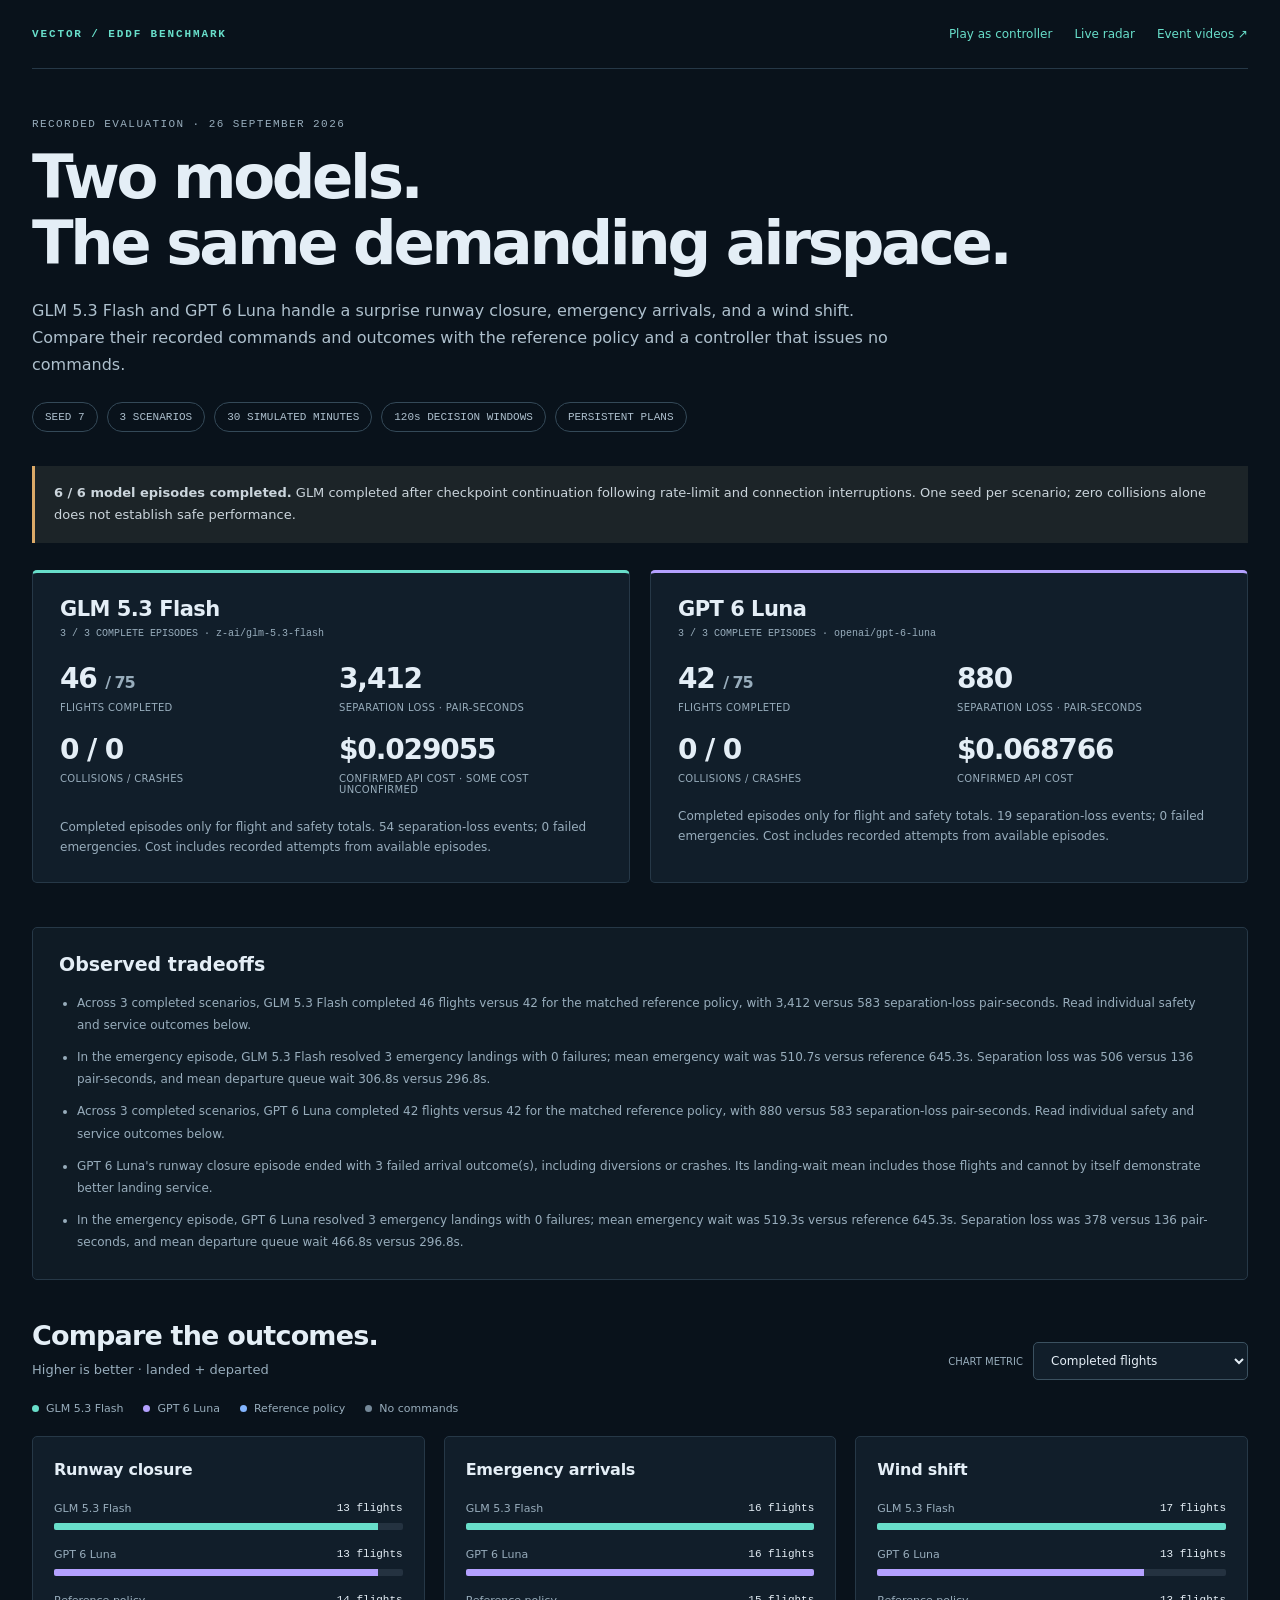
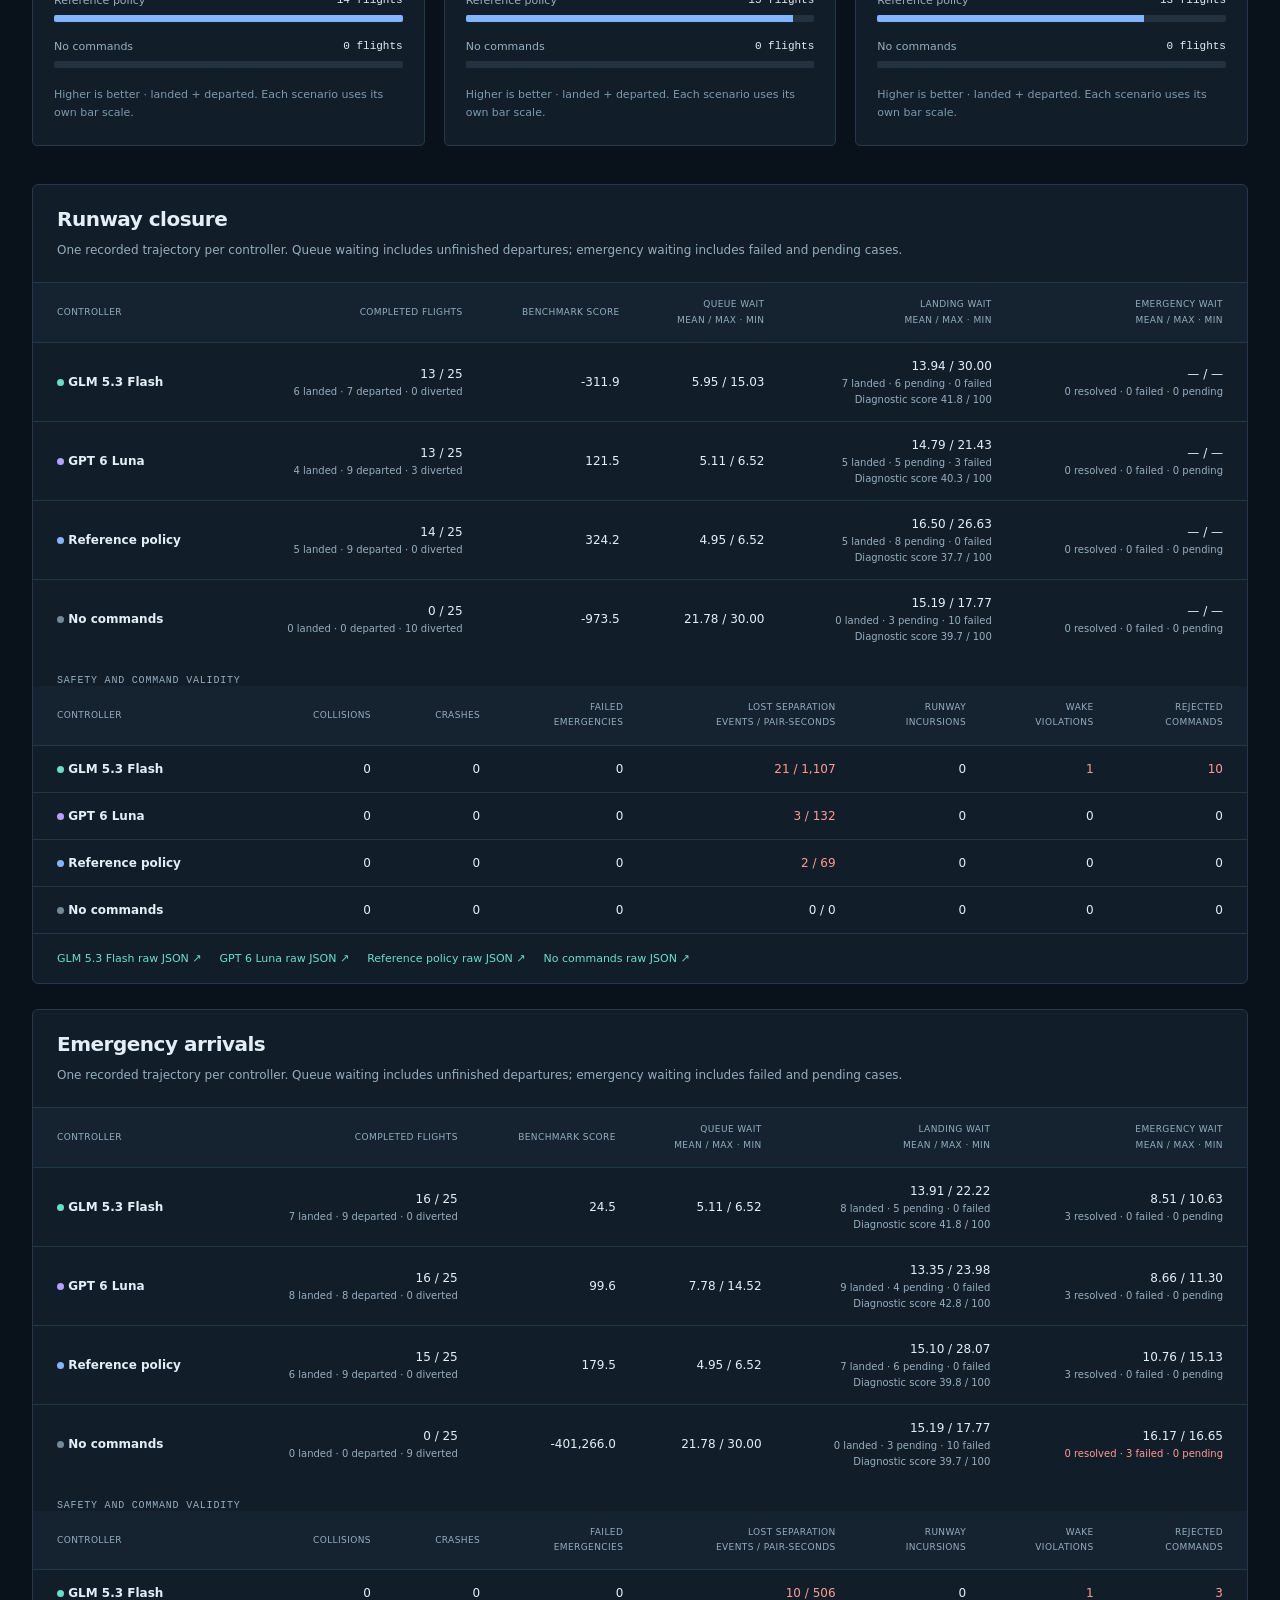
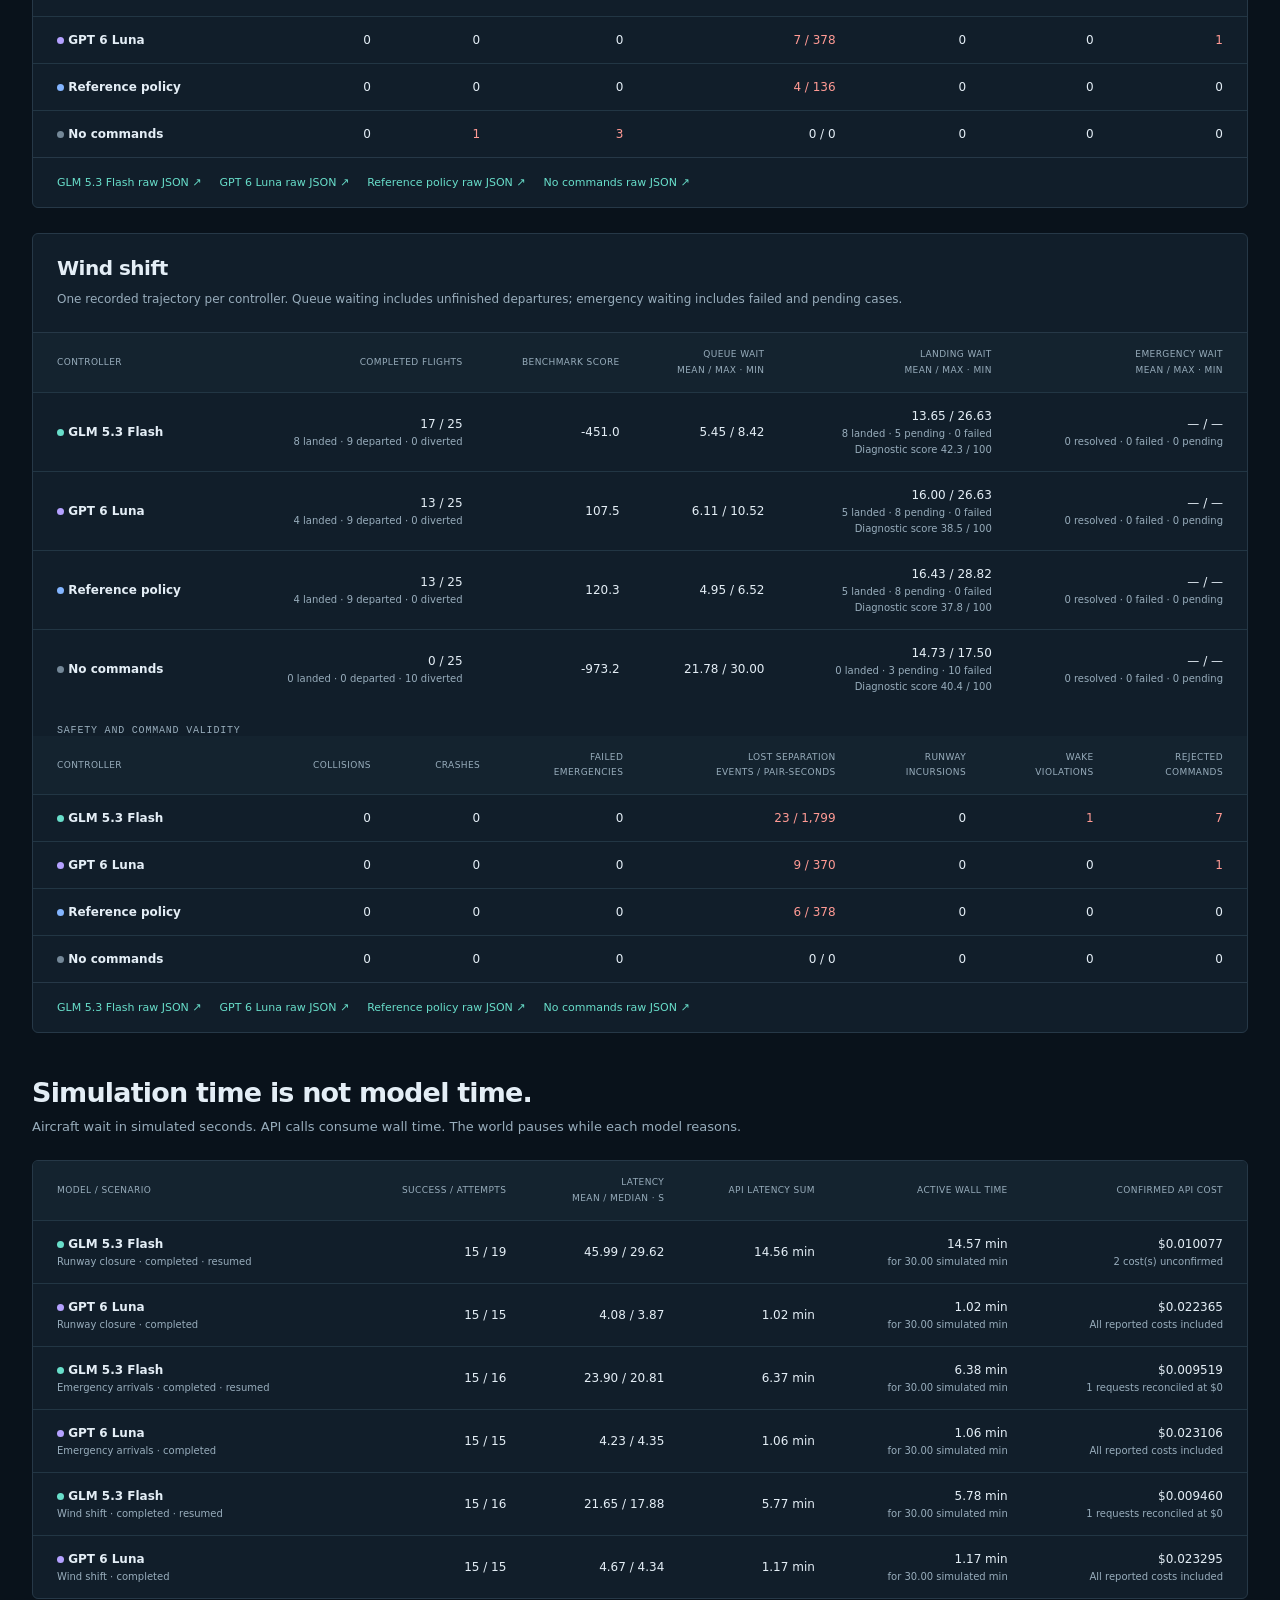
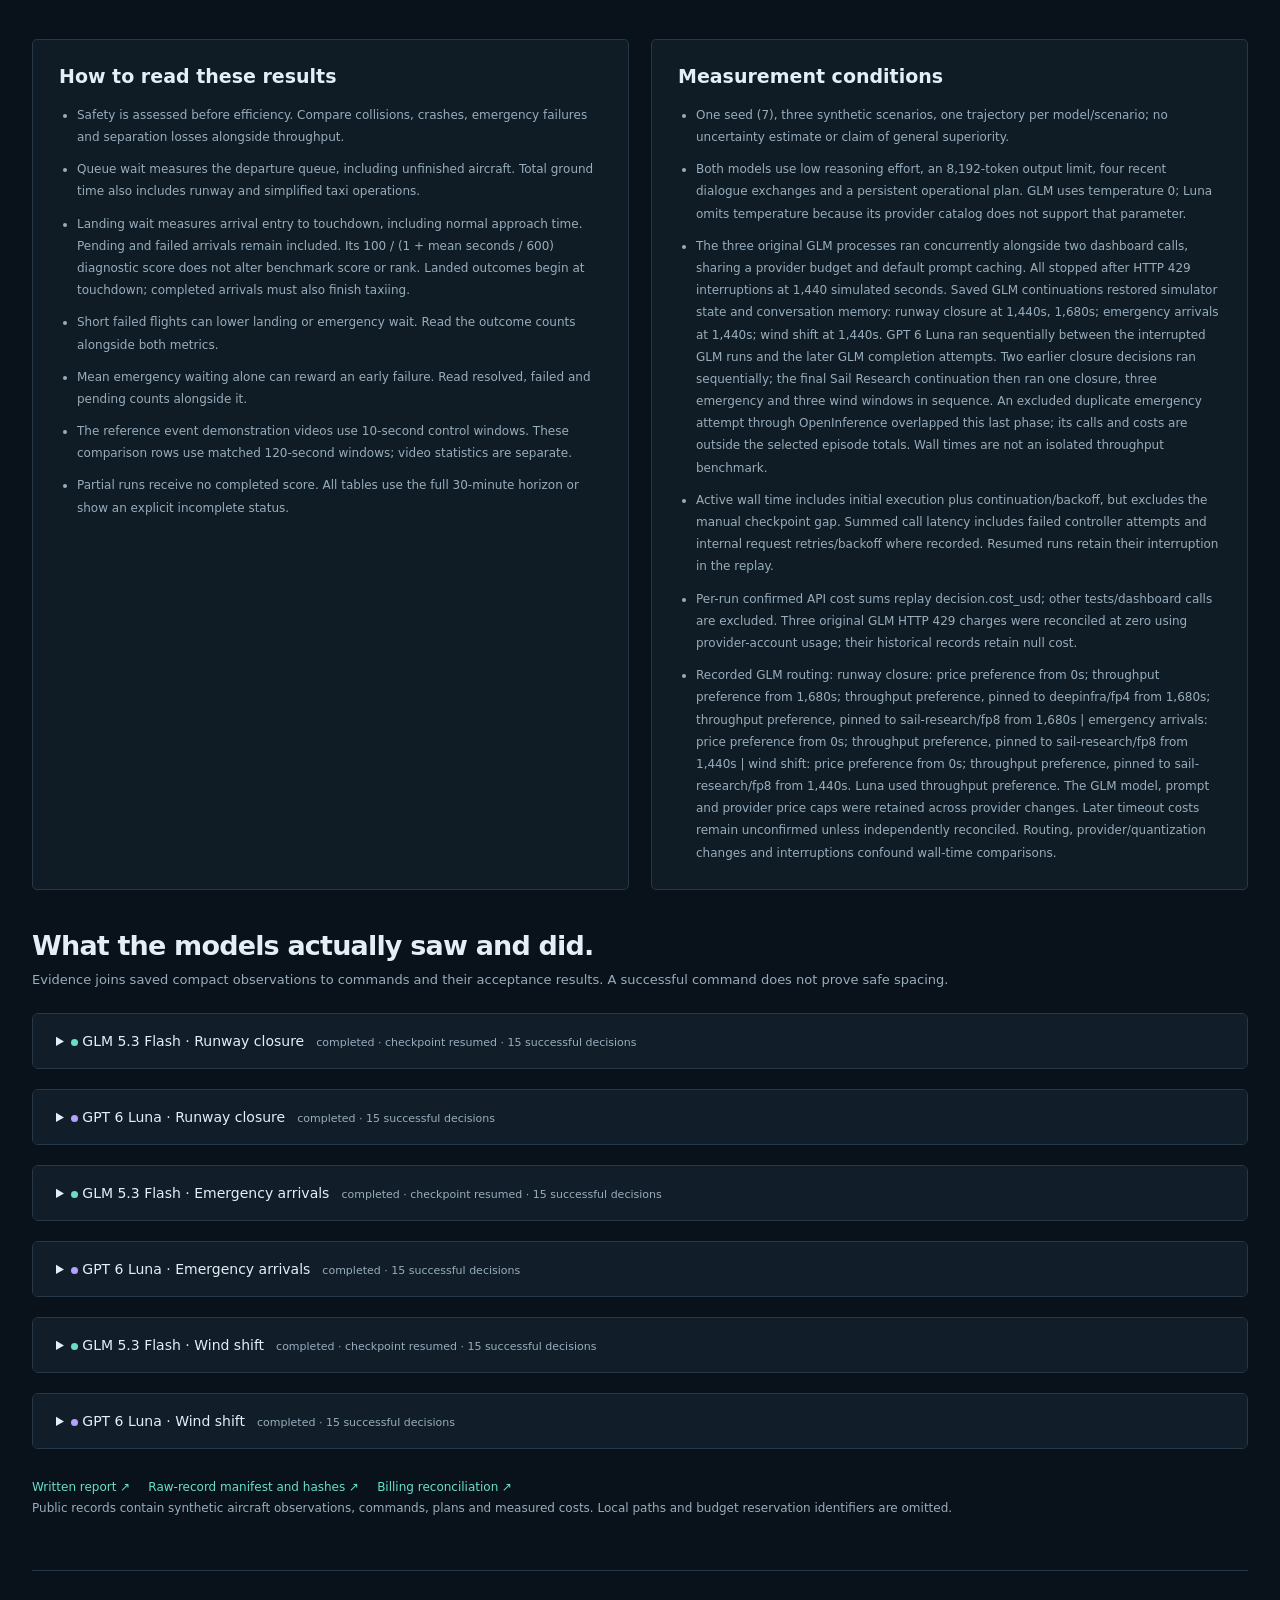
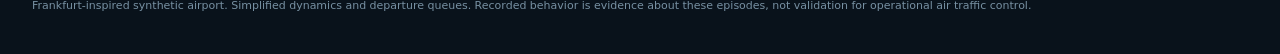
<file: atc_bench/web/benchmark-results.html>
<!doctype html>
<html lang="en">
<head>
<meta charset="utf-8"><meta name="viewport" content="width=device-width,initial-scale=1">
<title>Model results · Frankfurt ATC benchmark</title>
<style>
:root{color-scheme:dark;--bg:#09121b;--panel:#111e2a;--line:#263847;--text:#e4eef6;--muted:#98adbc;--glm:#68deca;--luna:#b4a1ff;--reference:#83b5ff;--noop:#748898;--red:#ff9a94;font-family:Inter,ui-sans-serif,system-ui,sans-serif;background:var(--bg);color:var(--text)}*{box-sizing:border-box}body{margin:0}a{color:var(--glm);text-decoration:none}a:hover{text-decoration:underline}button,select{font:inherit}code{font-family:ui-monospace,SFMono-Regular,monospace;font-size:.85em}h1,h2,h3,p{margin:0}.shell{width:min(1280px,calc(100% - 64px));margin:auto}.top{display:flex;align-items:center;justify-content:space-between;gap:24px;padding:27px 0;border-bottom:1px solid var(--line)}.brand{font:700 11px ui-monospace,monospace;letter-spacing:.17em;color:var(--glm)}nav{display:flex;gap:22px;font-size:12px}.hero{padding:49px 0 34px}.eyebrow{font:11px ui-monospace,monospace;letter-spacing:.13em;color:var(--muted);text-transform:uppercase}h1{font-size:clamp(34px,5vw,61px);line-height:1.08;letter-spacing:-.055em;margin:14px 0 21px;max-width:1000px}.intro{max-width:875px;font-size:16px;line-height:1.7;color:#aec0cd}.chips{display:flex;flex-wrap:wrap;gap:9px;margin-top:24px}.chip{font:11px ui-monospace,monospace;border:1px solid #344958;border-radius:30px;padding:8px 12px;color:#adbfcd}.notice{border-left:3px solid #dba968;background:#1c2428;color:#cbd5dc;padding:16px 19px;font-size:13px;line-height:1.7;margin-bottom:27px}.overview{display:grid;grid-template-columns:repeat(2,minmax(0,1fr));gap:20px;margin-bottom:44px}.model-card{padding:24px 27px;background:var(--panel);border:1px solid var(--line);border-top:3px solid var(--glm);border-radius:5px}.model-card.luna{border-top-color:var(--luna)}.model-card h2{font-size:21px;letter-spacing:-.025em}.model-card .status{font:10px ui-monospace,monospace;color:var(--muted);margin-top:7px}.model-stats{display:grid;grid-template-columns:1fr 1fr;gap:21px 16px;margin-top:24px}.model-stats b{font-size:28px;line-height:1.15;letter-spacing:-.04em;font-weight:600;display:block}.model-stats small{display:block;font-size:10px;letter-spacing:.035em;color:var(--muted);margin-top:7px}.model-footnote{font-size:12px;line-height:1.7;color:var(--muted);margin-top:22px}.section-top{display:flex;align-items:flex-end;justify-content:space-between;gap:25px;margin-bottom:22px}.section-top h2{font-size:27px;letter-spacing:-.03em}.section-top p{margin-top:9px;font-size:13px;line-height:1.6;color:var(--muted)}.metric-picker{display:flex;align-items:center;gap:10px;font-size:10px;color:var(--muted);white-space:nowrap}.metric-picker select{border:1px solid #3b5160;border-radius:5px;background:var(--panel);color:var(--text);padding:10px 13px;font-size:12px;max-width:260px}.legend{display:flex;gap:20px;flex-wrap:wrap;margin:13px 0 21px;font-size:11px;color:var(--muted)}.legend span{display:flex;align-items:center;gap:7px}.dot{display:inline-block;width:7px;height:7px;border-radius:50%;background:var(--glm);flex-shrink:0}.dot.luna{background:var(--luna)}.dot.reference{background:var(--reference)}.dot.noop{background:var(--noop)}.charts{display:grid;grid-template-columns:repeat(3,minmax(0,1fr));gap:19px;margin-bottom:38px}.chart{padding:23px 21px;background:var(--panel);border:1px solid var(--line);border-radius:5px}.chart h3{font-size:16px;letter-spacing:-.015em;margin-bottom:23px}.bar-row{margin:0 0 18px}.bar-row:last-child{margin-bottom:0}.bar-label{display:flex;justify-content:space-between;gap:15px;font-size:11px;margin-bottom:8px}.bar-label strong{font:11px ui-monospace,monospace;color:var(--text);text-align:right}.bar-label span{color:var(--muted)}.track{height:7px;border-radius:2px;background:#243240;overflow:hidden}.fill{height:100%;background:var(--glm)}.fill.luna{background:var(--luna)}.fill.reference{background:var(--reference)}.fill.noop{background:var(--noop)}.chart-caption{font-size:11px;color:#7f99ab;line-height:1.6;margin-top:18px}.scenario{background:var(--panel);border:1px solid var(--line);border-radius:6px;margin-bottom:25px;overflow:hidden}.scenario-head{padding:22px 24px;border-bottom:1px solid var(--line)}.scenario-head h3{font-size:20px;letter-spacing:-.025em}.scenario-head p{font-size:12px;color:var(--muted);line-height:1.65;margin-top:10px}.table-scroll{overflow:auto;scrollbar-color:#3a5261 transparent}table{border-collapse:collapse;width:100%;font-size:12px;white-space:nowrap;text-align:right}th{font-size:9px;letter-spacing:.045em;text-transform:uppercase;color:var(--muted);font-weight:500;padding:14px 17px;background:#14232f;line-height:1.7}td{padding:16px 17px;border-top:1px solid #223644;font-variant-numeric:tabular-nums}th:first-child,td:first-child{text-align:left;padding-left:24px}td:last-child,th:last-child{padding-right:24px}td:first-child{font-weight:600;color:var(--text)}td small{display:block;color:var(--muted);font-size:10px;font-weight:400;margin-top:5px}.bad{color:var(--red)}.table-label{padding:17px 24px 0;font:10px ui-monospace,monospace;color:var(--muted);letter-spacing:.08em;text-transform:uppercase}.scenario-links{display:flex;gap:18px;flex-wrap:wrap;padding:18px 24px;border-top:1px solid var(--line);font-size:11px}.method{display:grid;grid-template-columns:1fr 1fr;gap:22px;margin:40px 0}.method article{padding:25px 26px;border:1px solid var(--line);border-radius:5px;background:#0f1b25}.method h2{font-size:19px;margin-bottom:17px}.method p,.method li{font-size:12px;line-height:1.85;color:var(--muted)}.method ul{margin:0;padding-left:18px}.method li+li{margin-top:10px}.evidence{margin-top:20px;border:1px solid var(--line);border-radius:6px;overflow:hidden}.evidence>summary{padding:19px 23px;background:var(--panel);cursor:pointer;font-size:14px}.evidence>summary small{font-size:11px;color:var(--muted);margin-left:12px}.evidence-body{padding:20px 24px}.finding+.finding{border-top:1px solid var(--line);padding-top:21px;margin-top:21px}.finding h3{font-size:14px;margin-bottom:10px}.finding p,.finding li{font-size:12px;line-height:1.8;color:var(--muted)}.finding ul{padding-left:18px}.finding code{white-space:normal;overflow-wrap:anywhere;color:#c1d8e6}.plan{margin-top:18px;border:1px solid #263d49;border-radius:4px;padding:12px 15px}.plan summary{font-size:11px;color:var(--glm);cursor:pointer}.plan p{white-space:pre-wrap;overflow-wrap:anywhere;font:11px/1.8 ui-monospace,monospace;color:#b2c7d4;margin-top:13px}.memory-proof{margin-top:20px;border-left:2px solid #3e7770;padding:10px 15px;font-size:12px;line-height:1.8;color:#b0c5d1}.records{font-size:12px;line-height:1.8;color:var(--muted);margin:28px 0 50px}.records a{margin-right:18px}footer{border-top:1px solid var(--line);padding:26px 0 36px;color:#7790a2;font-size:11px;line-height:1.7}.loading{padding:30px;color:var(--muted)}[hidden]{display:none!important}@media(max-width:1000px){.shell{width:calc(100% - 40px)}.charts{grid-template-columns:1fr}.chart{padding:22px 24px}.chart h3{margin-bottom:20px}.bar-row{display:grid;grid-template-columns:175px 1fr;gap:18px;align-items:center}.bar-label{margin:0}.section-top{align-items:flex-start;flex-direction:column}.method{grid-template-columns:1fr}.overview{gap:15px}.model-card{padding:23px}.model-stats b{font-size:25px}}@media(max-width:620px){.shell{width:calc(100% - 28px)}.top{align-items:flex-start;gap:15px}.brand{font-size:9px;line-height:1.6;max-width:120px}nav{font-size:11px;gap:13px}.hero{padding-top:33px}h1{font-size:37px}.intro{font-size:14px}.overview{grid-template-columns:1fr}.model-card{padding:22px}.bar-row{grid-template-columns:1fr;gap:8px}.model-stats b{font-size:28px}.scenario-head,.evidence-body{padding:20px}.evidence>summary small{display:block;margin:6px 0 0}.metric-picker{width:100%;white-space:normal}.metric-picker select{flex:1;min-width:0;max-width:none}.method article{padding:20px}.chips{gap:7px}.chip{font-size:10px;padding:7px 10px}.table-scroll th,.table-scroll td{padding:13px 15px}}
</style>
</head>
<body>
<div class="shell"><header class="top"><a class="brand" href="/">VECTOR / EDDF BENCHMARK</a><nav><a href="/human.html">Play as controller</a><a href="/">Live radar</a><a href="/replays.html">Event videos ↗</a></nav></header>
<section class="hero"><div class="eyebrow">Recorded evaluation · 26 September 2026</div><h1>Two models.<br>The same demanding airspace.</h1><p class="intro">GLM 5.3 Flash and GPT 6 Luna handle a surprise runway closure, emergency arrivals, and a wind shift. Compare their recorded commands and outcomes with the reference policy and a controller that issues no commands.</p><div class="chips"><span class="chip">SEED 7</span><span class="chip">3 SCENARIOS</span><span class="chip">30 SIMULATED MINUTES</span><span class="chip">120s DECISION WINDOWS</span><span class="chip">PERSISTENT PLANS</span></div></section>
<main id="report"><p class="loading">Loading recorded benchmark results…</p></main>
<footer>Frankfurt-inspired synthetic airport. Simplified dynamics and departure queues. Recorded behavior is evidence about these episodes, not validation for operational air traffic control.</footer></div>
<script>
'use strict';
const $=(id)=>document.getElementById(id);
const esc=(value)=>String(value??'').replace(/[&<>"']/g,c=>({'&':'&amp;','<':'&lt;','>':'&gt;','"':'&quot;',"'":'&#39;'}[c]));
const n=(value,digits=0)=>value==null?'—':Number(value).toLocaleString('en-US',{minimumFractionDigits:digits,maximumFractionDigits:digits});
const minutes=(value)=>value==null?'—':n(value/60,2);
const clock=(value)=>`${String(Math.floor(value/60)).padStart(2,'0')}:${String(Math.floor(value%60)).padStart(2,'0')}`;
const cash=(value)=>value==null?'—':`$${n(value,6)}`;
let report;
const metricOptions={completed:{title:'Completed flights',note:'Higher is better · landed + departed',unit:'flights',value:m=>m.landed+m.departed},landing:{title:'Mean landing wait',note:'Arrival entry to touchdown · includes normal approach · read with outcomes',unit:'min',value:(m,r)=>r.landing_metrics?.landing_wait_mean_seconds==null?null:r.landing_metrics.landing_wait_mean_seconds/60},queue:{title:'Mean departure queue wait',note:'Lower is better · simulated minutes',unit:'min',value:m=>m.ground_wait_mean_seconds==null?null:m.ground_wait_mean_seconds/60},emergency:{title:'Mean emergency wait',note:'Lower is better · read alongside emergency outcomes',unit:'min',value:m=>m.emergency_wait_mean_seconds==null?null:m.emergency_wait_mean_seconds/60},separation:{title:'Time with lost separation',note:'Lower is better · simulated aircraft pair-seconds',unit:'pair-s',value:m=>m.separation_loss_seconds}};
function badge(row){return `<i class="dot ${esc(row.cohort)}"></i> ${esc(row.label)}`;}
function overview(){return Object.entries(report.aggregates).map(([cohort,a])=>`<article class="model-card ${esc(cohort)}"><h2>${esc(a.label)}</h2><p class="status">${a.completed_episodes} / 3 COMPLETE EPISODES · ${esc(a.model)}</p><div class="model-stats"><div><b>${a.completed_episodes?n(a.completed_flights)+' <span style="color:var(--muted);font-size:16px">/ '+n(a.spawned)+'</span>':'—'}</b><small>FLIGHTS COMPLETED</small></div><div><b>${a.completed_episodes?n(a.separation_loss_seconds):'—'}</b><small>SEPARATION LOSS · PAIR-SECONDS</small></div><div><b>${a.completed_episodes?n(a.collisions)+' / '+n(a.crashes):'—'}</b><small>COLLISIONS / CRASHES</small></div><div><b>${cash(a.known_api_cost_usd)}</b><small>CONFIRMED API COST${a.unknown_cost_calls?' · SOME COST UNCONFIRMED':''}</small></div></div><p class="model-footnote">Completed episodes only for flight and safety totals. ${a.completed_episodes?`${n(a.separation_losses)} separation-loss events; ${n(a.failed_emergencies)} failed emergencies.`:'Full outcome comparison awaits completed records.'} Cost includes recorded attempts from available episodes.</p></article>`).join('');}
function charts(){const key=$('chart-metric').value,metric=metricOptions[key];$('chart-note').textContent=metric.note;$('charts').innerHTML=report.scenarios.map(s=>{const values=s.runs.map(r=>r.metrics?metric.value(r.metrics,r):null),maximum=Math.max(1,...values.filter(v=>v!=null));return `<article class="chart"><h3>${esc(s.title)}</h3>${s.runs.map((r,i)=>`<div class="bar-row"><div class="bar-label"><span>${esc(r.label)}</span><strong>${values[i]==null?(r.metrics?'n/a':esc(r.status)):n(values[i],['queue','emergency','landing'].includes(key)?2:0)+' '+metric.unit}</strong></div><div class="track" aria-label="${esc(r.label)}: ${values[i]==null?'not applicable or incomplete':n(values[i],2)+' '+metric.unit}"><div class="fill ${esc(r.cohort)}" style="width:${values[i]==null?0:Math.max(0,values[i]/maximum*100)}%"></div></div></div>`).join('')}<p class="chart-caption">${metric.note}. Each scenario uses its own bar scale.</p></article>`}).join('');}
function landingOutcomes(r){const o=r.landing_metrics?.landing_wait_by_outcome||{};return ['landed','pending','failed'].map(k=>`${n(o[k]?.count||0)} ${k}`).join(' · ');}
function outcomes(m){const o=m.emergency_wait_by_outcome||{};return ['resolved','failed','pending'].map(k=>`${n(o[k]?.count||0)} ${k}`).join(' · ');}
function performance(s){return `<div class="table-scroll"><table><thead><tr><th>Controller</th><th>Completed flights</th><th>Benchmark score</th><th>Queue wait<br>mean / max · min</th><th>Landing wait<br>mean / max · min</th><th>Emergency wait<br>mean / max · min</th></tr></thead><tbody>${s.runs.map(r=>{const m=r.metrics;if(!m)return `<tr><td>${badge(r)}<small>${esc(r.status)}${r.final_time_s!=null?' · '+clock(r.final_time_s)+' simulated':''}</small></td><td colspan="5">No completed-episode score or wait comparison</td></tr>`;return `<tr><td>${badge(r)}</td><td>${n(m.landed+m.departed)} / ${n(m.spawned)}<small>${m.landed} landed · ${m.departed} departed · ${m.diverted} diverted</small></td><td>${n(m.score,1)}</td><td>${minutes(m.ground_wait_mean_seconds)} / ${minutes(m.ground_wait_max_seconds)}</td><td>${minutes(r.landing_metrics?.landing_wait_mean_seconds)} / ${minutes(r.landing_metrics?.landing_wait_max_seconds)}<small>${landingOutcomes(r)}</small><small>Diagnostic score ${n(r.landing_metrics?.landing_wait_score,1)} / 100</small></td><td>${minutes(m.emergency_wait_mean_seconds)} / ${minutes(m.emergency_wait_max_seconds)}<small class="${m.emergencies_failed?'bad':''}">${outcomes(m)}</small></td></tr>`}).join('')}</tbody></table></div>`;}
function safety(s){return `<div class="table-label">Safety and command validity</div><div class="table-scroll"><table><thead><tr><th>Controller</th><th>Collisions</th><th>Crashes</th><th>Failed<br>emergencies</th><th>Lost separation<br>events / pair-seconds</th><th>Runway<br>incursions</th><th>Wake<br>violations</th><th>Rejected<br>commands</th></tr></thead><tbody>${s.runs.map(r=>{const m=r.metrics;if(!m)return `<tr><td>${badge(r)}</td><td colspan="7">${esc(r.status)} — no full-horizon comparison</td></tr>`;return `<tr><td>${badge(r)}</td>${['collisions','crashed','emergencies_failed'].map(k=>`<td class="${m[k]?'bad':''}">${n(m[k])}</td>`).join('')}<td class="${m.separation_losses?'bad':''}">${m.separation_losses} / ${n(m.separation_loss_seconds)}</td>${['runway_incursions','wake_violations','invalid_commands'].map(k=>`<td class="${m[k]?'bad':''}">${n(m[k])}</td>`).join('')}</tr>`}).join('')}</tbody></table></div>`;}
function scenario(s){return `<article class="scenario"><div class="scenario-head"><h3>${esc(s.title)}</h3><p>One recorded trajectory per controller. Queue waiting includes unfinished departures; emergency waiting includes failed and pending cases.</p></div>${performance(s)}${safety(s)}<div class="scenario-links">${s.runs.filter(r=>r.record_url).map(r=>`<a href="${esc(r.record_url)}" target="_blank" rel="noreferrer">${esc(r.label)} raw JSON ↗</a>`).join('')}</div></article>`;}
function execution(){return `<div class="table-scroll"><table><thead><tr><th>Model / scenario</th><th>Success / attempts</th><th>Latency<br>mean / median · s</th><th>API latency sum</th><th>Active wall time</th><th>Confirmed API cost</th></tr></thead><tbody>${report.scenarios.flatMap(s=>s.runs.filter(r=>['glm','luna'].includes(r.cohort)).map(r=>{if(r.status==='pending')return `<tr><td>${badge(r)}<small>${esc(s.title)}</small></td><td colspan="5">Pending</td></tr>`;return `<tr><td>${badge(r)}<small>${esc(s.title)} · ${esc(r.status)}${r.resume_info?' · resumed':''}</small></td><td>${r.successful_decisions} / ${r.decision_count}</td><td>${n(r.mean_call_latency_s,2)} / ${n(r.median_call_latency_s,2)}</td><td>${minutes(r.total_call_latency_s)} min</td><td>${minutes(r.wall_duration_s)} min<small>for ${minutes(r.final_time_s)} simulated min</small></td><td>${cash(r.known_api_cost_usd)}<small>${r.unknown_cost_calls?r.unknown_cost_calls+' cost(s) unconfirmed':r.reconciled_zero_cost_calls?r.reconciled_zero_cost_calls+' requests reconciled at $0':'All reported costs included'}</small></td></tr>`})).join('')}</tbody></table></div>`;}
function finding(f){return `<section class="finding"><h3>${esc(f.title)}</h3><p>Event T+${clock(f.event_time_s)} → first model observation T+${clock(f.observation_time_s)}.${f.closed_runways?` Observed closed: ${esc(f.closed_runways.join(', '))}. ${f.closed_runway_assignments.length} approach/takeoff assignments targeted an observed closed runway.`:''}${f.active_direction?` Observed active flow: ${esc(f.active_direction)}.`:''}${f.final_status?` Final status: ${esc(f.final_status)}; emergency wait ${n(f.emergency_wait_s)} simulated seconds.`:''}</p>${f.commands.length?'<ul>'+f.commands.map(c=>`<li><code>${esc(typeof c.command==='string'?c.command:JSON.stringify(c.command))}</code> — <span class="${c.accepted?'':'bad'}">${c.accepted?'accepted':'rejected'}</span>: ${esc(c.message)}</li>`).join('')+'</ul>':'<p>No command for this emergency aircraft in that first observed decision.</p>'}<p>${esc(f.note)}</p><details class="plan"><summary>Plan returned with this decision</summary><p>${esc(f.output_plan||'No plan recorded')}</p></details></section>`;}
function evidence(){return report.scenarios.flatMap(s=>s.runs.filter(r=>['glm','luna'].includes(r.cohort)&&r.status!=='pending').map(r=>`<details class="evidence"><summary>${badge(r)} · ${esc(s.title)}<small>${esc(r.status)}${r.resume_info?' · checkpoint resumed':''} · ${r.successful_decisions} successful decisions</small></summary><div class="evidence-body">${r.failed_attempts?.length?`<p class="notice">Recorded interruption(s): ${r.failed_attempts.map(f=>`T+${clock(f.time_s)} — ${esc(f.error)}`).join('; ')}.${r.resume_info?' Continued from saved simulator state and conversation memory.':''}</p>`:''}${(r.findings||[]).map(finding).join('')}<div class="memory-proof"><strong>Memory evidence:</strong> ${r.memory.matched_plan_transitions} / ${r.memory.checked_plan_transitions} successful transitions contain the exact preceding plan in the next input. Final input: ${n(r.memory.final_input_successful_decisions)} previous successful decisions and ${n(r.memory.final_input_memory_turns)} retained dialogue turns. Final controller counter: ${n(r.memory.successful_decisions_counter)}. This verifies retained inputs, not plan quality.</div><details class="plan"><summary>Last recorded operational plan</summary><p>${esc(r.memory.last_output_plan||'No successful plan')}</p></details>${r.interruption_records?.length?`<p class="records">${r.interruption_records.map(i=>`<a href="${esc(i.url)}" target="_blank" rel="noreferrer">Interruption at T+${clock(i.time_s)} ↗</a>`).join('')}</p>`:''}</div></details>`)).join('');}
async function load(){try{const response=await fetch('./benchmark-results.json',{cache:'no-store'});if(!response.ok)throw new Error('Saved report is unavailable');report=await response.json();const complete=Object.values(report.aggregates).reduce((s,a)=>s+a.completed_episodes,0);$('report').innerHTML=`<div class="notice"><strong>${complete} / 6 model episodes completed.</strong> ${report.status==='completed'?'GLM completed after checkpoint continuation following rate-limit and connection interruptions.':'Pending and interrupted model runs are excluded from outcome comparisons until completed.'} One seed per scenario; zero collisions alone does not establish safe performance.</div><section class="overview" aria-label="Model outcome totals">${overview()}</section>${report.observations?.length?`<section class="method" aria-label="Observed tradeoffs"><article style="grid-column:1/-1"><h2>Observed tradeoffs</h2><ul>${report.observations.map(o=>`<li>${esc(o)}</li>`).join('')}</ul></article></section>`:''}<div class="section-top"><div><h2>Compare the outcomes.</h2><p id="chart-note"></p></div><label class="metric-picker">CHART METRIC <select id="chart-metric">${Object.entries(metricOptions).map(([k,m])=>`<option value="${k}">${m.title}</option>`).join('')}</select></label></div><div class="legend">${['glm','luna','reference','noop'].map(k=>`<span><i class="dot ${k}"></i>${{glm:'GLM 5.3 Flash',luna:'GPT 6 Luna',reference:'Reference policy',noop:'No commands'}[k]}</span>`).join('')}</div><section class="charts" id="charts" aria-label="Outcome comparison charts"></section><section aria-label="Full scenario metrics">${report.scenarios.map(scenario).join('')}</section><div class="section-top" style="margin-top:44px"><div><h2>Simulation time is not model time.</h2><p>Aircraft wait in simulated seconds. API calls consume wall time. The world pauses while each model reasons.</p></div></div><section class="scenario" aria-label="Model execution and API cost">${execution()}</section><section class="method"><article><h2>How to read these results</h2><ul><li>Safety is assessed before efficiency. Compare collisions, crashes, emergency failures and separation losses alongside throughput.</li><li>Queue wait measures the departure queue, including unfinished aircraft. Total ground time also includes runway and simplified taxi operations.</li><li>Landing wait measures arrival entry to touchdown, including normal approach time. Pending and failed arrivals remain included. Its 100 / (1 + mean seconds / 600) diagnostic score does not alter benchmark score or rank. Landed outcomes begin at touchdown; completed arrivals must also finish taxiing.</li><li>Short failed flights can lower landing or emergency wait. Read the outcome counts alongside both metrics.</li><li>Mean emergency waiting alone can reward an early failure. Read resolved, failed and pending counts alongside it.</li><li>The reference event demonstration videos use 10-second control windows. These comparison rows use matched 120-second windows; video statistics are separate.</li><li>Partial runs receive no completed score. All tables use the full 30-minute horizon or show an explicit incomplete status.</li></ul></article><article><h2>Measurement conditions</h2><ul>${report.conditions.filter((_,i)=>[0,3,4,5,6,7].includes(i)).map(c=>`<li>${esc(c)}</li>`).join('')}</ul></article></section><div class="section-top"><div><h2>What the models actually saw and did.</h2><p>Evidence joins saved compact observations to commands and their acceptance results. A successful command does not prove safe spacing.</p></div></div><section aria-label="Decision and memory evidence">${evidence()}</section><p class="records"><a href="https://github.com/MaxxP0/hackathonAirTraffic/blob/main/docs/GLM_RESULTS.md" target="_blank" rel="noreferrer">Written report ↗</a><a href="https://github.com/MaxxP0/hackathonAirTraffic/blob/main/docs/evaluations/manifest.json" target="_blank" rel="noreferrer">Raw-record manifest and hashes ↗</a>${report.billing_reconciliation_url?`<a href="${esc(report.billing_reconciliation_url)}" target="_blank" rel="noreferrer">Billing reconciliation ↗</a>`:''}<br>Public records contain synthetic aircraft observations, commands, plans and measured costs. Local paths and budget reservation identifiers are omitted.</p>`;$('chart-metric').addEventListener('change',charts);charts();}catch(error){$('report').innerHTML=`<p class="notice">${esc(error.message)}. Serve this page through the benchmark server and regenerate the report from saved evaluation JSON.</p>`;}}load();
</script>
</body>
</html>
</file>
